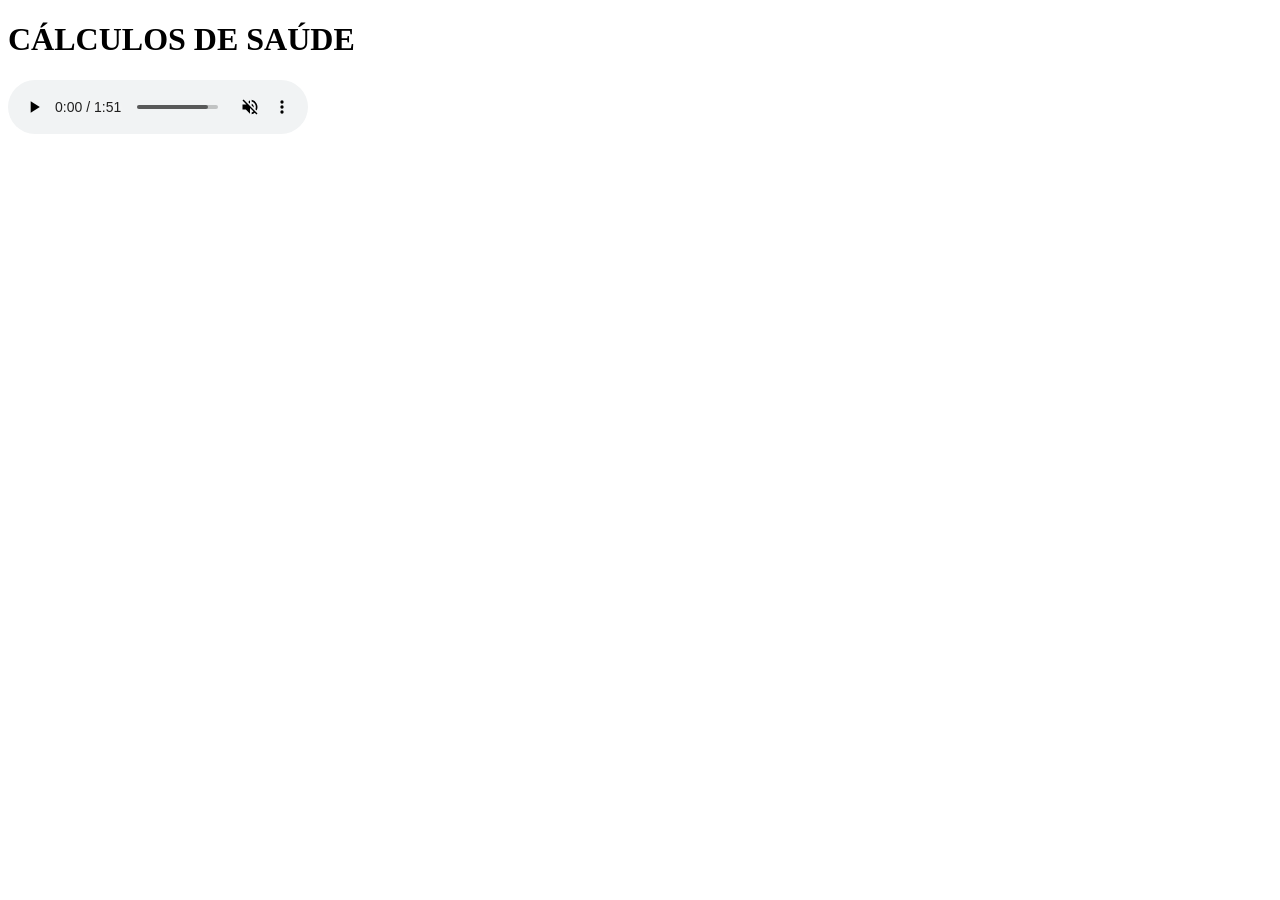
<file: calc_saude.html>
<!DOCTYPE html>
<html lang="pt-br">

<head>
    <meta charset="UTF-8">
    <meta name="application-name" content="Projeto SSSenac">
    <meta name="author" content="DevCazzolli">
    <meta name="description" content="SSSenac, Sistema de Saúde Senac, Saúde do Cidadão, funções básicas de saúde">
    <meta name="language" content="pt-br">
    <meta name="viewport" content="width=device-width, initial-scale=1.0">
    <title>Senac - Cálculos de Saúde</title>
    <link rel="shortcut icon" href="img/imagem 01.jpeg" type="image/x-icon">
</head>

<body>
    <h1>CÁLCULOS DE SAÚDE</h1>

    <div>
        <audio controls autoplay muted preload="auto">
            <source src="assets/audio/health.mp3" type="audio/mp3" />
        </audio>
    </div>
</body>

</html>
</file>
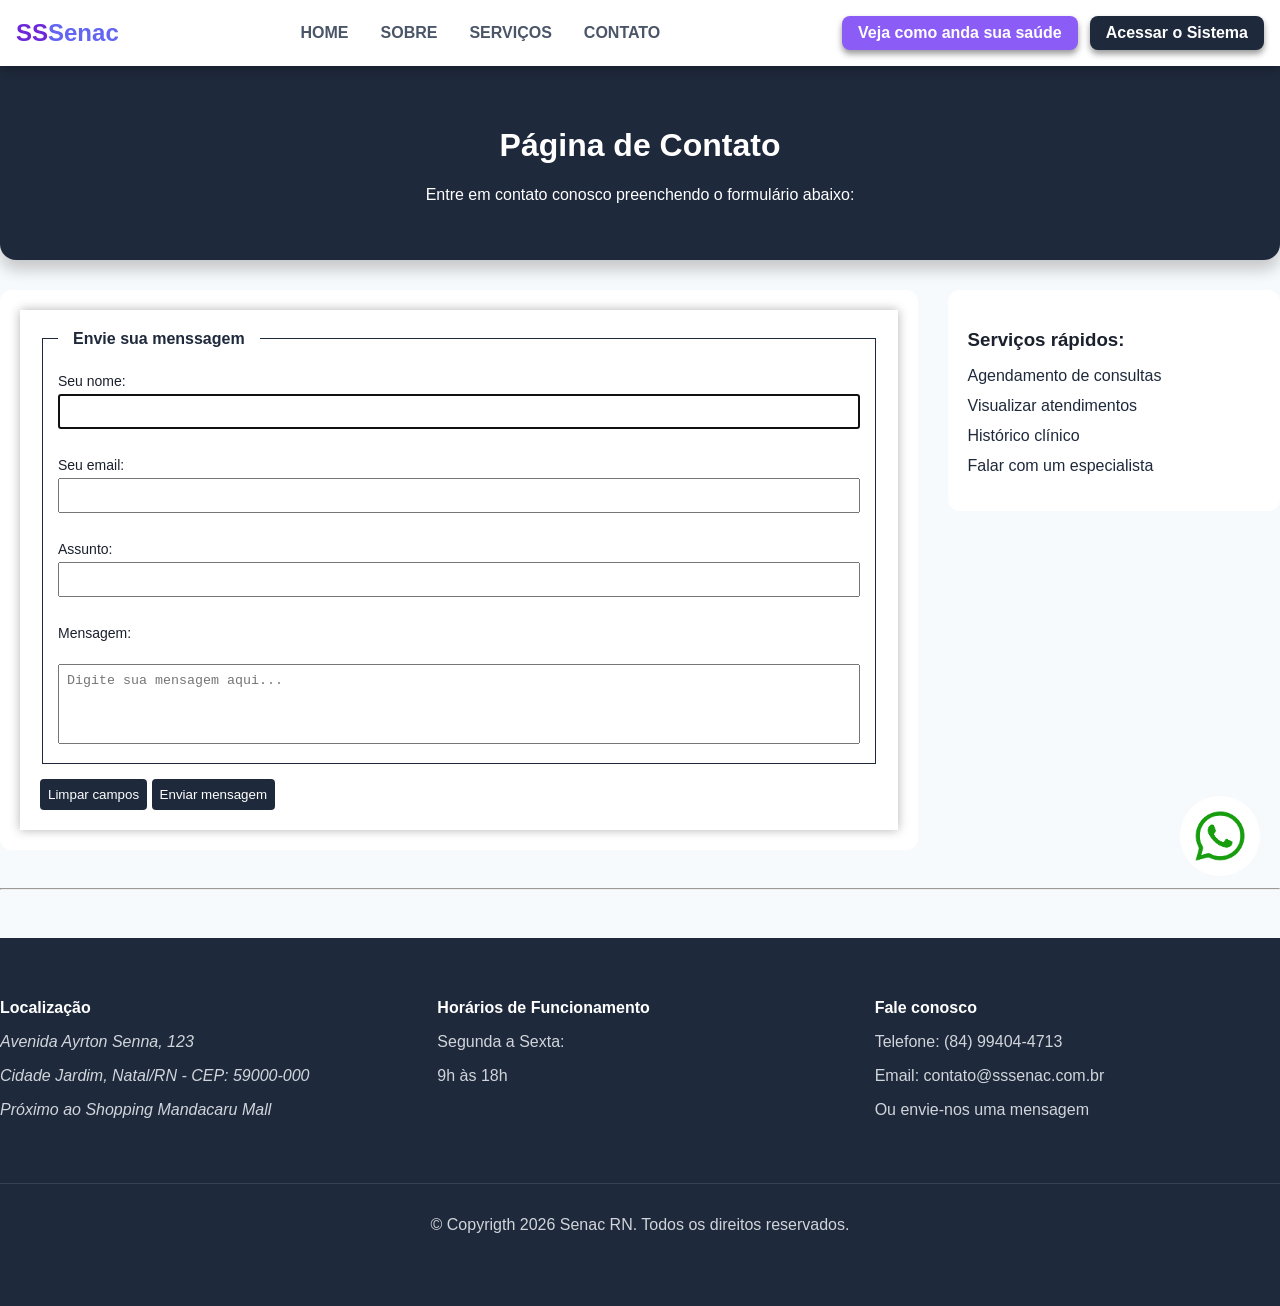
<file: contato.html>
<!DOCTYPE html>
<html lang="pt-br">

<head>
    <meta charset="UTF-8">
    <meta name="application-name" content="Projeto SSSenac">
    <meta name="author" content="DevCazzolli">
    <meta name="description" content="SSSenac, Sistema de Saúde Senac, Saúde do Cidadão, funções básicas de saúde">
    <meta name="language" content="pt-br">
    <meta name="viewport" content="width=device-width, initial-scale=1.0">
    <title>Senac - Contato</title>
    <link rel="shortcut icon" href="img/imagem 01.jpeg" type="image/x-icon">
    <link href="css/contato.css" rel="stylesheet">
</head>

<body>

    <div id="principal"> <!--inicio do corpo do html-->

        <a href="#">
            <img src="img/whats.png" alt="Fale com o comercial via Whatsapp" title="Contato comercial">
        </a>

        <header class="header"> <!-- TAG SEMANTICA-->

            <div class="container"> <!-- TAG DE ALINHAMENTO-->

                <div class="header-content">

                    <!-- LOGOMARCA -->
                    <div class="logo">
                        SS<span>Senac</span>
                    </div>

                    <!-- BARRA DE NAVEGAÇÃO -->
                    <nav class="nav-menu">
                        <a href="index.html">HOME</a>
                        <a href="sobre.html">SOBRE</a>
                        <a href="servicos.html">SERVIÇOS</a>
                        <a href="contato.html">CONTATO</a>
                    </nav>

                    <!-- BOTÃO PARA A ÁREA DE CÁLCULOS DE SAÚDE -->
                    <a href="calc_saude.html" target="_blank" class="btn-saude"> Veja como anda sua saúde</a>

                    <!-- BOTÃO DE ACESSO AO SISTEMA PRINCIPAL -->
                    <a href="#" target="_blank" class="btn-saude btn-login">Acessar o Sistema</a>

                </div>

            </div>

        </header>



        <main>

            <div>
                <h1> Página de Contato</h1>

                <div>
                    <p>
                        Entre em contato conosco preenchendo o formulário abaixo:
                    </p>
                </div>
            </div>

            <section id="formulario" class="area-formulario"> <!--SEMANTICA-->

                <div class="container"> <!--CONTAINER PARA ALINHAMENTO-->

                    <div class="form-content">

                        <div>
                            <form method="get" action="#">
                                <fieldset>
                                    <legend>Envie sua menssagem </legend>

                                    <label for="nome">Seu nome:</label> <input type="text" id="nome" name="nome"
                                        required autofocus /><br><br>
                                    <label for="email">Seu email:</label> <input type="email" id="email" name="email"
                                        required /><br><br>
                                    <label for="assunto">Assunto:</label> <input type="text" id="assunto" name="assunto"
                                        required /><br><br>
                                    <label for="menssagem">Mensagem:</label><br>
                                    <textarea placeholder="Digite sua mensagem aqui..." id="menssagem"
                                        name="menssagem"></textarea>
                                </fieldset>

                                <input type="reset" value="Limpar campos" />
                                <input type="submit" value="Enviar mensagem" />
                            </form>
                        </div>

                        <aside class="sidebar">

                            <h3> Serviços rápidos: </h3>

                            <ul><!--LISTA DE ITENS NÃO ORDENADOS-->
                                <li><a href="#"> Agendamento de consultas </a></li>
                                <li><a href="#"> Visualizar atendimentos </a></li>
                                <li><a href="#"> Histórico clínico </a></li>
                                <li><a href="#"> Falar com um especialista </a></li>
                            </ul>

                        </aside>

                    </div>

                </div>

            </section>

        </main>


        <hr>

        <footer id="contato" class="footer"> <!--SEMANTICA-->

            <div class="container"> <!--CONTAINER PARA ALINHAMENTO-->

                <div class="footer-grid">
                    <!-- ENDEREÇO -->
                    <div>
                        <h4>Localização</h4>
                        <address>
                            <p>Avenida Ayrton Senna, 123</p>
                            <p>Cidade Jardim, Natal/RN - CEP: 59000-000</p>
                            <p>
                                Próximo ao <city>Shopping Mandacaru Mall</city>
                            </p>
                        </address>
                    </div>
                    <!-- HORÁRIO DE FUNCIONAMENTO -->
                    <div>
                        <h4>Horários de Funcionamento</h4>
                        <p>Segunda a Sexta:</p>
                        <p>9h às 18h</p>
                    </div>
                    <!-- CONTATO -->
                    <div>
                        <h4>Fale conosco</h4>
                        <p>Telefone: (84) 99404-4713</p>
                        <p>Email: contato@sssenac.com.br</p>
                        <p>Ou <a href="contato.html">envie-nos uma mensagem</a></p>
                    </div>

                </div>
                <!--COPYRIGHT-->
                <div class="footer-copyright">
                    <p>
                        &copy; Copyrigth 2026 Senac RN. Todos os direitos reservados.
                    </p>
                </div>

            </div>

        </footer>
    </div>
</body>

</html>
</file>
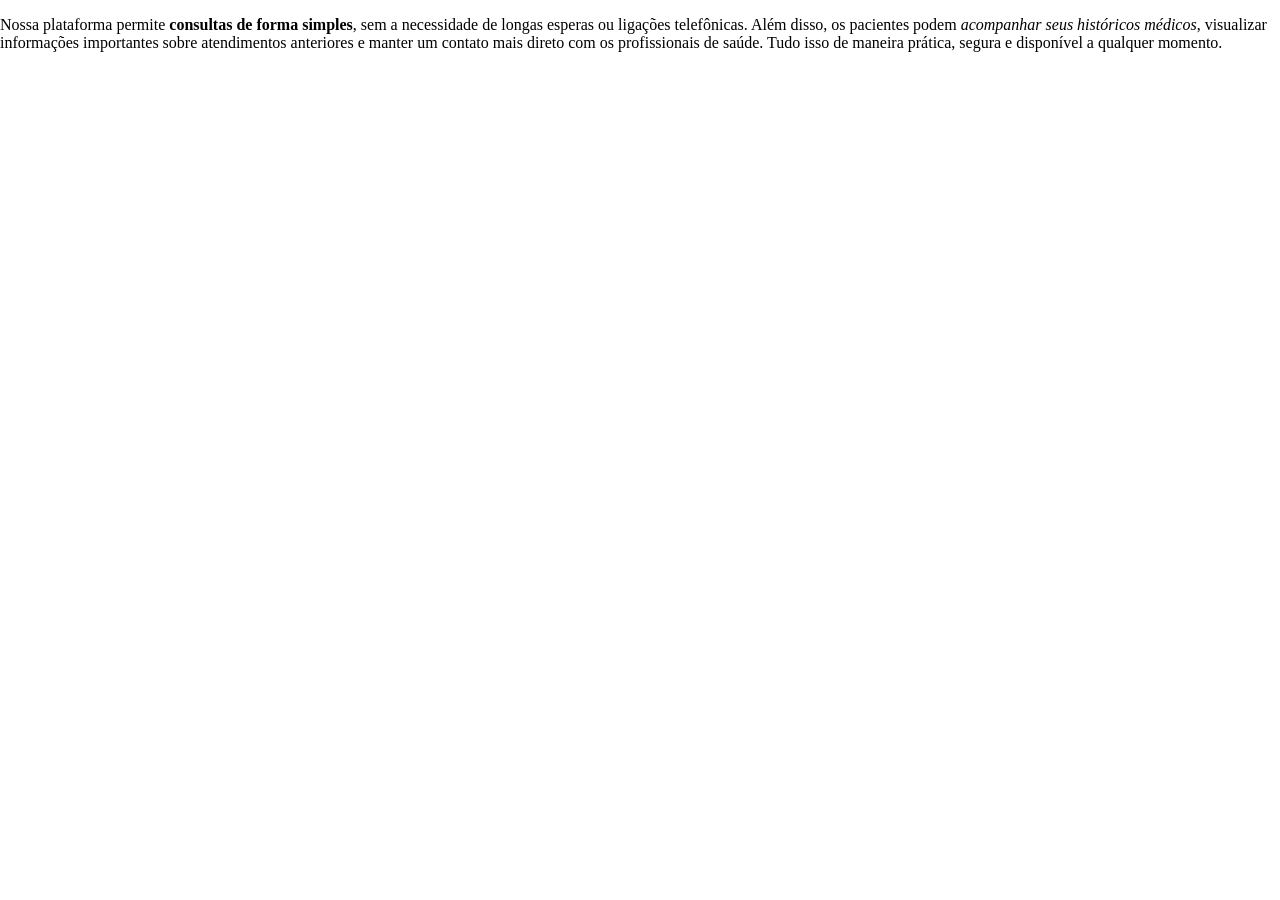
<file: exemplo.html>
<!DOCTYPE html>
<html lang="pt-br">

<head>
    <meta charset="UTF-8">
    <meta name="viewport" content="width=device-width, initial-scale=1.0">
    <title>Document</title>

    <link href="css/estilo.css" rel="stylesheet">
</head>

<body>

    <div>
        <p>
            Nossa plataforma permite <strong> consultas de forma simples</strong>, sem a necessidade de longas
            esperas ou
            ligações
            telefônicas. Além disso, os pacientes podem <em>acompanhar seus históricos médicos</em>, visualizar
            informações
            importantes sobre atendimentos anteriores e manter um contato mais direto com os profissionais de
            saúde.
            Tudo
            isso de maneira prática, segura e disponível a qualquer momento.
        </p>

    </div>

    

</body>

</html>
</file>
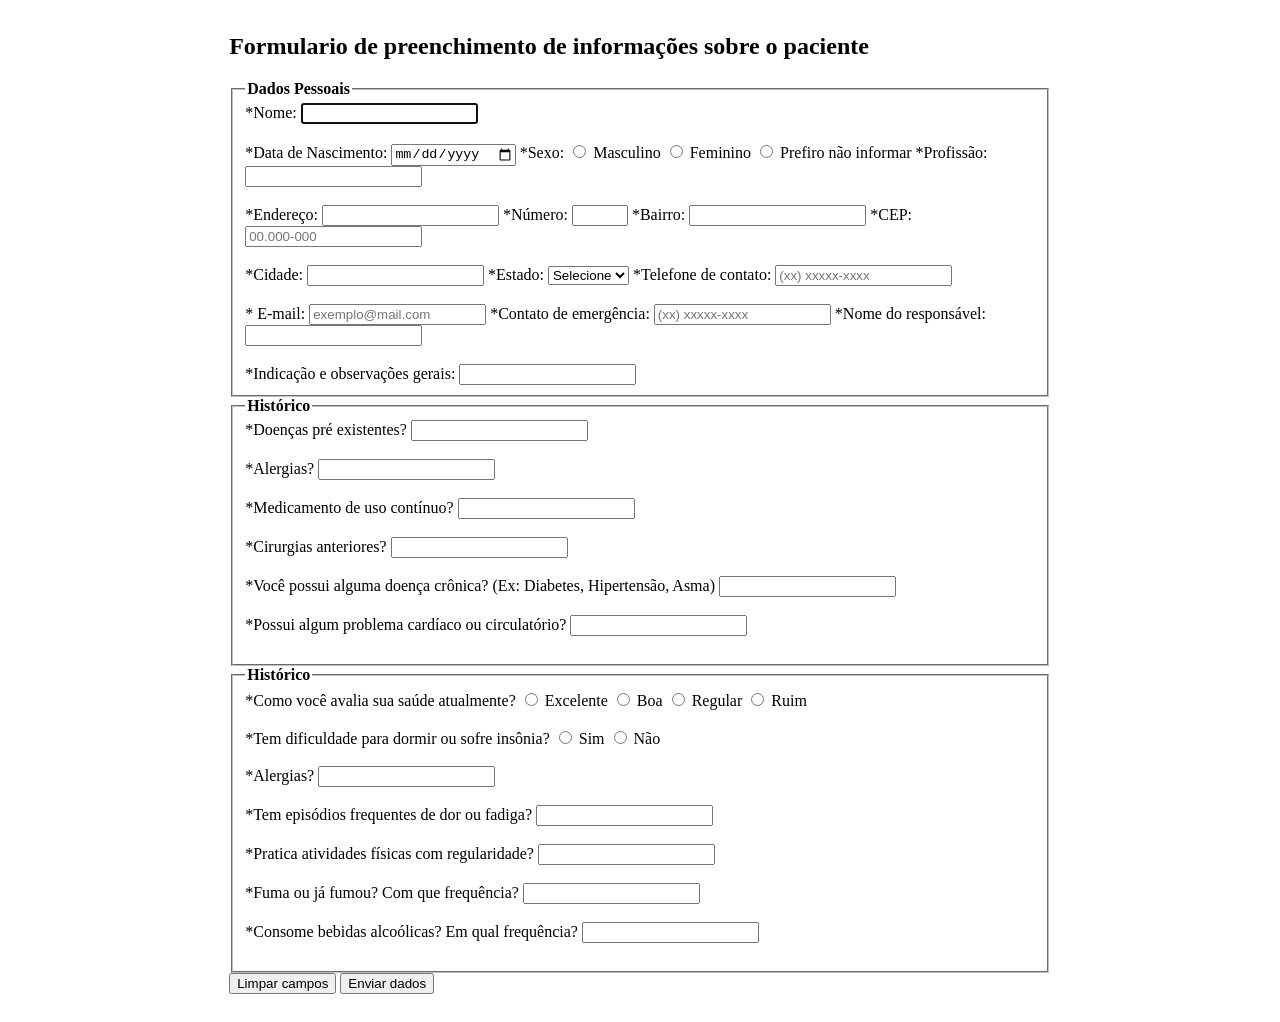
<file: exercicio.html>
<html lang="pt-br">

<head>
    <meta charset="UTF-8">
    <meta name="application-name" content="Projeto SSSenac">
    <meta name="author" content="DevCazzolli">
    <meta name="description" content="SSSenac, Sistema de Saúde Senac, Saúde do Cidadão, funções básicas de saúde">
    <meta name="language" content="pt-br">
    <meta name="viewport" content="width=device-width, initial-scale=1.0">
    <title>Senac - Index</title>
    <link rel="shortcut icon" href="img/imagem 01.jpeg" type="image/x-icon">
</head>

<body>

    <main>

        <section style="margin: 0 auto; padding: 5px; width: 65%;">

            <h1> Formulario de preenchimento de informações sobre o paciente </h1>

            <form action="#" method="get">
                <fieldset>
                    <legend><strong> Dados Pessoais </strong></legend>

                    <label for="nome"> *Nome: </label>
                    <input type="text" id="nome" name="none" autofocus minlength="3" max="100" /><br>
                    <br>

                    <label for="data"> *Data de Nascimento: </label>
                    <input type="date" id="data" name="data" />

                    <label for="genero"> *Sexo: </label>
                    <input type="radio" id="genero" name="genero" value="M" /> Masculino
                    <input type="radio" id="genero" name="genero" value="F" /> Feminino
                    <input type="radio" id="genero" name="genero" value="U" /> Prefiro não informar

                    <label for="profissao"> *Profissão: </label>
                    <input type="text" id="profissao" name="profissao" minlength="3" max="50" /><br>
                    <br>

                    <label for="endereco"> *Endereço: </label>
                    <input type="text" id="endereco" name="endereco" minlength="3" max="50" />

                    <label for="numero"> *Número: </label>
                    <input type="number" id="numero" name="numero" min="0" max="100" />

                    <label for="bairro"> *Bairro: </label>
                    <input type="text" id="bairro" name="bairro" />

                    <label for="cep"> *CEP: </label>
                    <input type="tel" id="cep" name="cep" maxlength="8" pattern="[0-9]{5}/ [0-9]{3}"
                        placeholder="00.000-000" /><br><br>

                    <label for="cidade"> *Cidade: </label>
                    <input type="text" id="cidade" name="cidade" />

                    <label for="estado"> *Estado: </label>
                    <select id="estado" name="estado">
                        <option value="0"> Selecione </option>
                        <option value="1"> AC </option>
                        <option value="2"> AL </option>
                        <option value="3"> AP </option>
                        <option value="4"> AM </option>
                        <option value="5"> BA </option>
                        <option value="6"> CE </option>
                        <option value="7"> DF </option>
                        <option value="8"> ES </option>
                        <option value="9"> GO </option>
                        <option value="10"> MA </option>
                        <option value="11"> MT </option>
                        <option value="12"> MS </option>
                        <option value="13"> MG </option>
                        <option value="14"> PA </option>
                        <option value="15"> PB </option>    
                        <option value="16"> PR </option>
                        <option value="17"> PE </option>
                        <option value="18"> PI </option>
                        <option value="19"> RJ </option>
                        <option value="20"> RN </option>
                        <option value="21"> RS </option>
                        <option value="22"> RO </option>
                        <option value="23"> RR </option>    
                        <option value="24"> SC </option>
                        <option value="25"> SP </option>
                        <option value="26"> SE </option>
                        <option value="27"> TO </option>
                    </select>

                    <label for="contato"> *Telefone de contato: </label>
                    <input type="tel" id="contato" name="contato" maxlength="11" pattern="[0-9]{2} [0-9]{5}-[0-9]{4}"
                        placeholder="(xx) xxxxx-xxxx" /> <br><br>

                    <label for="email"> * E-mail: </label>
                    <input type="email" id="email" name="email" required placeholder="exemplo@mail.com" />

                    <label for="contato_emergencia"> *Contato de emergência: </label>
                    <input type="tel" id="contato_emergencia" name="contato_emergencia" maxlength="11"
                        pattern="[0-9]{2} [0-9]{5}-[0-9]{4}" placeholder="(xx) xxxxx-xxxx" />

                    <label for="responsavel"> *Nome do responsável: </label>
                    <input type="text" id="responsavel" name="responsavel" /><br><br>

                    <label for="observacoes"> *Indicação e observações gerais: </label>
                    <input type="text" id="observacoes" name="observacoes" />
                </fieldset>

                <fieldset>
                    <legend><strong> Histórico </strong></legend>

                    <label for="doencas"> *Doenças pré existentes? </label>
                    <input type="text" id="doencas" name="doencas" /><br><br>

                    <label for="alergias"> *Alergias? </label>
                    <input type="text" id="alergias" name="alergias" /><br><br>

                    <label for="medicamentos"> *Medicamento de uso contínuo? </label>
                    <input type="text" id="medicamentos" name="medicamentos" /><br><br>

                    <label for="cirurgias"> *Cirurgias anteriores? </label>
                    <input type="text" id="cirurgias" name="cirurgias" /><br><br>

                    <label for="doencas_cronicas"> *Você possui alguma doença crônica? (Ex: Diabetes, Hipertensão, Asma)
                    </label>
                    <input type="text" id="doencas_cronicas" name="doencas_cronicas" /><br><br>

                    <label for="problemas_cardiacos"> *Possui algum problema cardíaco ou circulatório? </label>
                    <input type="text" id="problemas_cardiacos" name="problemas_cardiacos" /><br><br>
                </fieldset>

                <fieldset>
                    <legend><strong> Histórico </strong></legend>

                    *Como você avalia sua saúde atualmente?
                    <input type="radio" id="saude_atual" name="saude_atual" value="Ex" /> Excelente
                    <input type="radio" id="saude_atual" name="saude_atual" value="Bo" /> Boa
                    <input type="radio" id="saude_atual" name="saude_atual" value="Re" /> Regular
                    <input type="radio" id="saude_atual" name="saude_atual" value="Ru" /> Ruim <br><br>

                    *Tem dificuldade para dormir ou sofre insônia?
                    <input type="radio" id="insomnia" name="insomnia" value="Sim" /> Sim
                    <input type="radio" id="insomnia" name="insomnia" value="Nao" /> Não
                    <br><br>

                    <label for="alergias"> *Alergias? </label>
                    <input type="text" id="alergias" name="alergias" /><br><br>

                    <label for="episodios_dor"> *Tem episódios frequentes de dor ou fadiga? </label>
                    <input type="text" id="episodios_dor" name="episodios_dor" /><br><br>

                    <label for="atividades_fisicas"> *Pratica atividades físicas com regularidade? </label>
                    <input type="text" id="atividades_fisicas" name="atividades_fisicas" /><br><br>

                    <label for="fumo"> *Fuma ou já fumou? Com que frequência? </label>
                    <input type="text" id="fumo" name="fumo" /><br><br>

                    <label for="bebidas"> *Consome bebidas alcoólicas? Em qual frequência? </label>
                    <input type="text" id="bebidas" name="bebidas" /><br><br>

                </fieldset>

                <input type="reset" value="Limpar campos" />
                <input type="submit" value="Enviar dados" />

            </form>


        </section>


    </main>


</body>
</file>
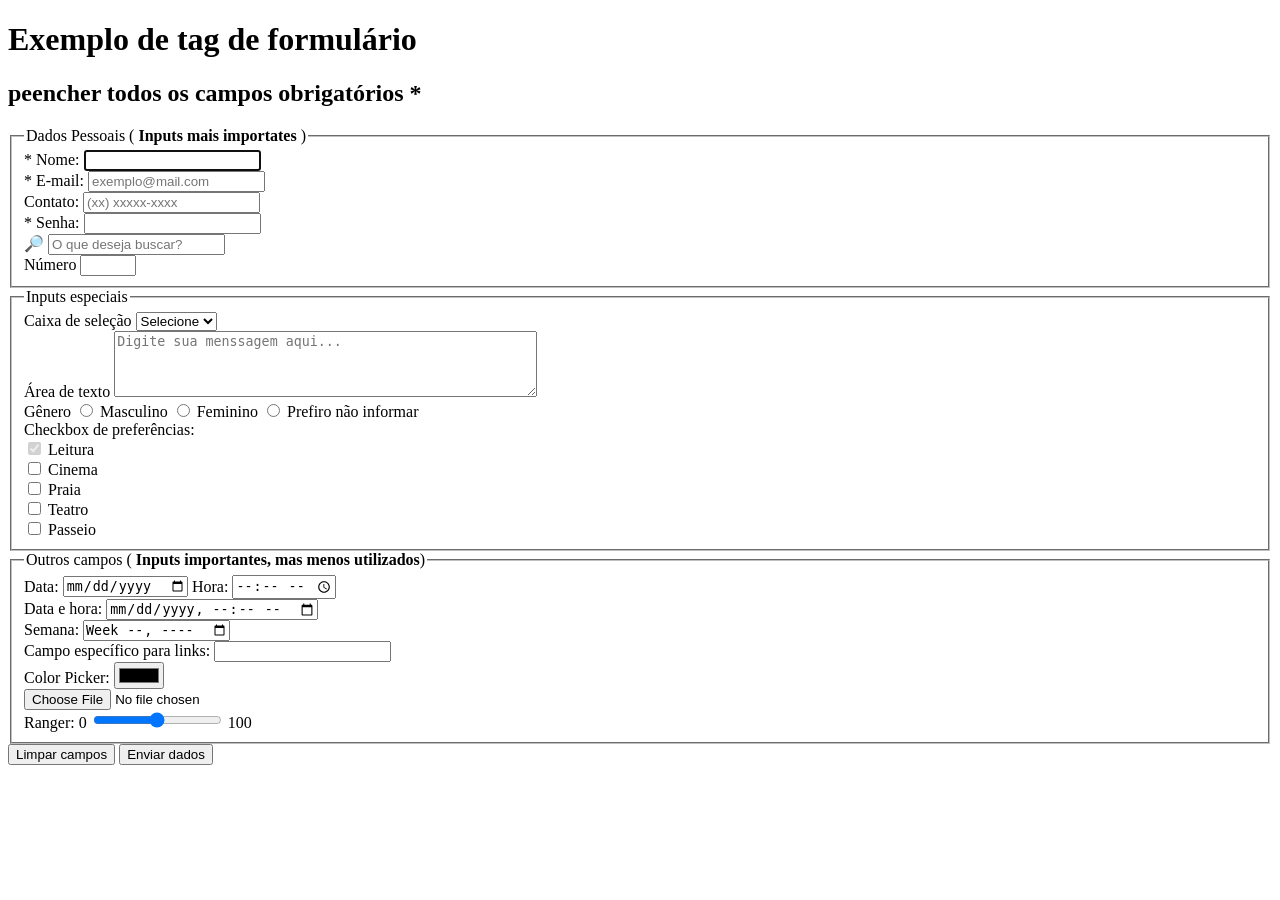
<file: formulario.html>
<!DOCTYPE html>
<html lang="pt-br">

<head>
    <meta charset="UTF-8">
    <meta name="viewport" content="width=device-width, initial-scale=1.0">
    <title>Formulario</title>
</head>

<body>

    <div>
        <h1> Exemplo de tag de formulário </h1>
        <h2> peencher todos os campos obrigatórios * </h2>

        <form action="" method="get">
            <fieldset>

                <legend> Dados Pessoais (<strong> Inputs mais importates </strong>)</legend>

                <label for="nome"> * Nome: </label>
                <input type="text" id="nome" name="none" autofocus minlength="3" /> <br>

                <label for="email"> * E-mail: </label>
                <input type="email" id="email" name="email" required placeholder="exemplo@mail.com" />
                <br>

                <label for="contato"> Contato: </label>
                <input type="tel" id="contato" name="contato" maxlength="11" [0-9] {2} [0-9] {5} [0-9] {4}
                    placeholder="(xx) xxxxx-xxxx" /> <br>

                <label for="senha"> * Senha: </label>
                <input type="password" id="senha" name="senha" required minlength="4" maxlength="12" /> <br>

                <label for="busca"> 🔎 </label>
                <input type="search" id="busca" name="busca" placeholder="O que deseja buscar?" /> <br>

                <label for="busca"> Número </label>
                <input type="number" id="numero" name="numero" min="0" max="100" /> <br>

            </fieldset>

            <fieldset>
                <legend> Inputs especiais </legend>

                <label for="selecao"> Caixa de seleção </label>
                <select id="selecao" name="selecao">
                    <option value="0"> Selecione </option>
                    <option value="1"> RN </option>
                    <option value="2"> PB </option>
                    <option value="3"> PR </option>
                    <option value="4"> CE </option>
                    <option value="5"> AL </option>
                </select> <br>

                <label for="area"> Área de texto </label>
                <textarea id="area" name="area" placeholder="Digite sua menssagem aqui..." cols="50" rows="4"></textarea> <br>

                <label for="genero"> Gênero </label>
                <input type="radio" id="genero" name="genero" value="M"/> Masculino <input type="radio" id="genero" name="genero" value="F" /> Feminino <input type="radio" id="genero" name="genero" value="U" /> Prefiro não informar <br>

                <label for="check"> Checkbox de preferências: </label><br>
                <input type="checkbox" id="check" name="check" value="0" checked disabled/> Leitura <br>
                <input type="checkbox" id="check" name="check" value="1"/> Cinema <br>
                <input type="checkbox" id="check" name="check" value="2"/> Praia <br>
                <input type="checkbox" id="check" name="check" value="3"/> Teatro <br>
                <input type="checkbox" id="check" name="check" value="4"/> Passeio <br>
                

            </fieldset>

            <fieldset>
                <legend> Outros campos (<strong> Inputs importantes, mas menos utilizados</strong>) </legend>

                <label for="data"> Data: </label>
                <input type="date" id="data" name="data" />

                <label for="hora"> Hora: </label>
                <input type="time" id="hora" name="hora" /> <br>

                <label for="datahora"> Data e hora: </label>
                <input type="datetime-local" id="datahora" name="datahora" /> <br>

                <label for="semana"> Semana: </label>
                <input type="week" id="semana" name="semana" /> <br>

                <label for="linksite"> Campo específico para links: </label>
                <input type="url" id="linksite" name="linksite" /><br>

                <label for="cor"> Color Picker: </label>
                <input type="color" id="cor" name="cor" /> <br>

                <input type="file" id="arquivo" name="arquivo" accept=".doc, .pdf, .png, .rar, .zip" /> <br>

                <label for="ranger"> Ranger: </label>
                0 <input type="range" id="ranger" name="ranger" min="0" max="100" value="50"/> 100 <br>


            </fieldset>

            <input type="reset" value="Limpar campos"/>
            <input type="submit" value="Enviar dados"/>

        </form>

    </div>

</body>

</html>
</file>
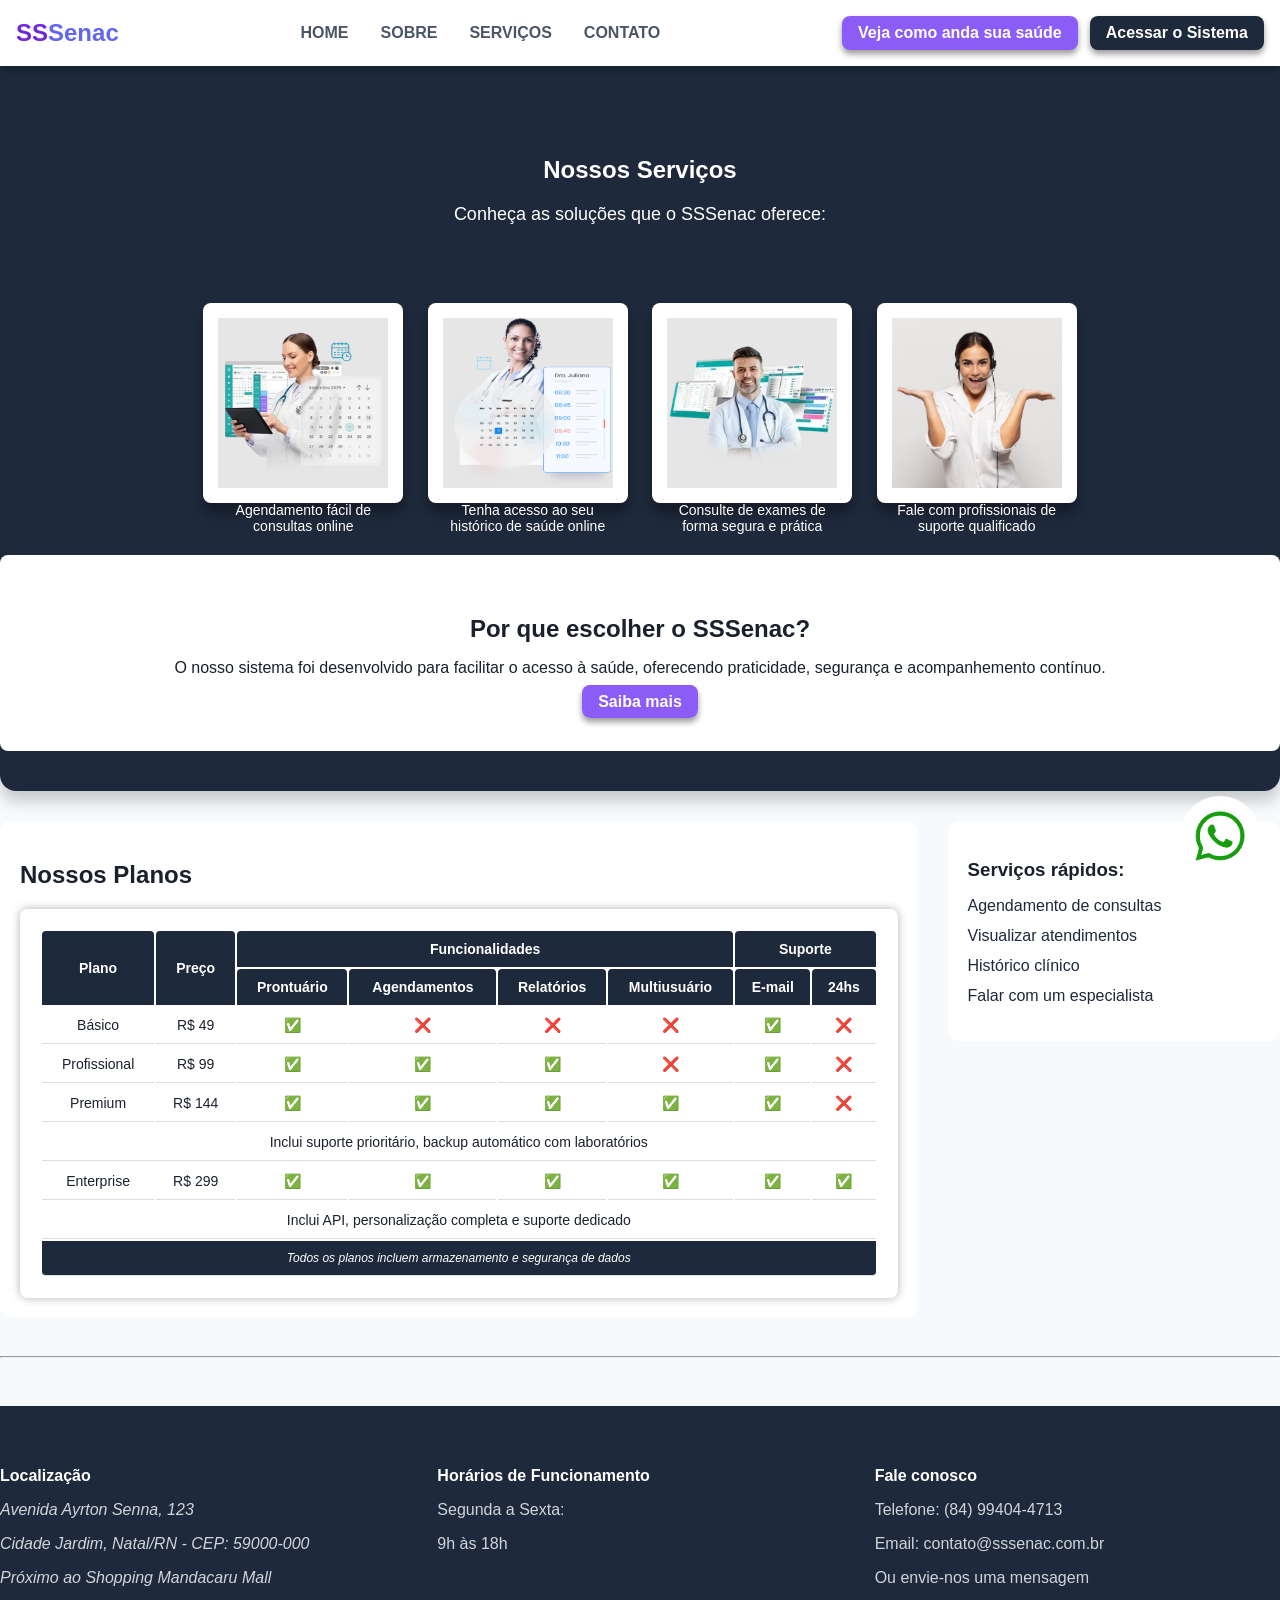
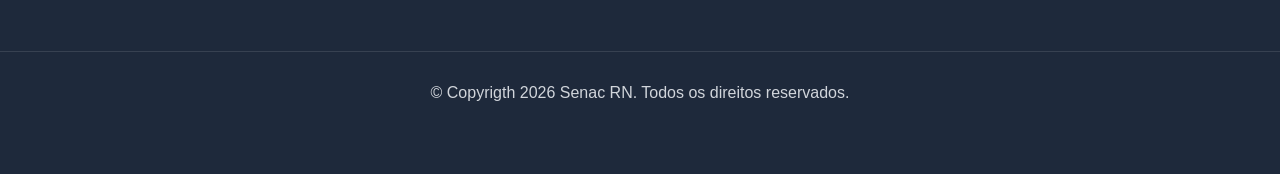
<file: servicos.html>
<!DOCTYPE html>
<html lang="pt-br">

<head>
    <meta charset="UTF-8">
    <meta name="application-name" content="Projeto SSSenac">
    <meta name="author" content="DevCazzolli">
    <meta name="description" content="SSSenac, Sistema de Saúde Senac, Saúde do Cidadão, funções básicas de saúde">
    <meta name="language" content="pt-br">
    <meta name="viewport" content="width=device-width, initial-scale=1.0">
    <title>Senac - Serviços</title>
    <link rel="shortcut icon" href="img/imagem 01.jpeg" type="image/x-icon">
    <link href="css/servicos.css" rel="stylesheet">
</head>

<body>

    <div id="principal"> <!--inicio do corpo do html-->

        <a href="#">
            <img src="img/whats.png" alt="Fale com o comercial via Whatsapp" title="Contato comercial">
        </a>

        <header class="header"> <!-- TAG SEMANTICA-->

            <div class="container"> <!-- TAG DE ALINHAMENTO-->

                <div class="header-content">

                    <!-- LOGOMARCA -->
                    <div class="logo">
                        SS<span>Senac</span>
                    </div>

                    <!-- BARRA DE NAVEGAÇÃO -->
                    <nav class="nav-menu">
                        <a href="index.html">HOME</a>
                        <a href="sobre.html">SOBRE</a>
                        <a href="servicos.html">SERVIÇOS</a>
                        <a href="contato.html">CONTATO</a>
                    </nav>

                    <!-- BOTÃO PARA A ÁREA DE CÁLCULOS DE SAÚDE -->
                    <a href="calc_saude.html" target="_blank" class="btn-saude"> Veja como anda sua saúde</a>

                    <!-- BOTÃO DE ACESSO AO SISTEMA PRINCIPAL -->
                    <a href="#" target="_blank" class="btn-saude btn-login">Acessar o Sistema</a>

                </div>

            </div>

        </header>
        <main>
            <section id="servicos" class="area-servicos"> <!--SEMANTICA-->

                <div class="container"> <!--CONTAINER PARA ALINHAMENTO-->

                    <div class="serv-content"> <!--INICIO DO CONTEUDO-->

                        <div class="titulo-servicos">

                            <h1> Nossos Serviços </h1>

                            <p>
                                Conheça as soluções que o SSSenac oferece:
                            </p>

                        </div>


                        <div class="servicos">

                            <figure>
                                <img src="img/serv1.png" title="Agendamento" alt="Agendamento de consultas">
                                <figcaption>
                                    Agendamento fácil de consultas online
                                </figcaption>
                            </figure>

                            <figure>
                                <img src="img/serv2.png" title="Acompanhamento Clínico" alt="Acompanhamento Clínico">
                                <figcaption>
                                    Tenha acesso ao seu histórico de saúde online
                                </figcaption>
                            </figure>

                            <figure>
                                <img src="img/serv3.png" title="Exames" alt="Consulta de exames">
                                <figcaption>
                                    Consulte de exames de forma segura e prática
                                </figcaption>
                            </figure>

                            <figure>
                                <img src="img/serv4.png" title="Atendimento" alt="Atendimento Especializado">
                                <figcaption>
                                    Fale com profissionais de suporte qualificado
                                </figcaption>
                            </figure>

                        </div>


                        <div class="destaque-servicos">
                            <h2> Por que escolher o SSSenac?</h2>
                            <p>
                                O nosso sistema foi desenvolvido para facilitar o acesso à saúde, oferecendo
                                praticidade, segurança e acompanhemento contínuo.
                            </p>

                            <a href="#" class="btn-saude">Saiba mais</a>

                        </div>


                    </div>

                </div>

            </section>


            <section id="planos" class="area-planos"> <!--SEMANTICA-->

                <div class="container">

                    <div class="planos-content">

                        <div>

                            <h2>Nossos Planos</h2>

                            <table>

                                <thead> <!-- CABEÇALHO DA TABELA -->

                                    <tr> <!-- TABE ROW-->
                                        <th rowspan="2">Plano</th>
                                        <th rowspan="2">Preço</th>
                                        <th colspan="4">Funcionalidades</th>
                                        <th colspan="2">Suporte</th>
                                    </tr>

                                    <tr>
                                        <th>Prontuário</th>
                                        <th>Agendamentos</th>
                                        <th>Relatórios</th>
                                        <th>Multiusuário</th>
                                        <th>E-mail</th>
                                        <th>24hs</th>
                                    </tr>


                                </thead>

                                <tbody> <!-- CORPO COM OS DADOS DA TABELA -->

                                    <tr>
                                        <td>Básico</td>
                                        <td>R$ 49</td>
                                        <td>✅</td>
                                        <td>❌</td>
                                        <td>❌</td>
                                        <td>❌</td>
                                        <td>✅</td>
                                        <td>❌</td>
                                    </tr>

                                    <tr>
                                        <td>Profissional</td>
                                        <td>R$ 99</td>
                                        <td>✅</td>
                                        <td>✅</td>
                                        <td>✅</td>
                                        <td>❌</td>
                                        <td>✅</td>
                                        <td>❌</td>
                                    </tr>

                                    <tr>
                                        <td>Premium</td>
                                        <td>R$ 144</td>
                                        <td>✅</td>
                                        <td>✅</td>
                                        <td>✅</td>
                                        <td>✅</td>
                                        <td>✅</td>
                                        <td>❌</td>
                                    </tr>

                                    <tr>
                                        <td colspan="8">Inclui suporte prioritário, backup automático com laboratórios
                                        </td>
                                    </tr>

                                    <tr>
                                        <td>Enterprise</td>
                                        <td>R$ 299</td>
                                        <td>✅</td>
                                        <td>✅</td>
                                        <td>✅</td>
                                        <td>✅</td>
                                        <td>✅</td>
                                        <td>✅</td>
                                    </tr>

                                    <tr>
                                        <td colspan="8">Inclui API, personalização completa e suporte dedicado</td>
                                    </tr>


                                </tbody>

                                <tfoot>
                                    <tr>
                                        <td colspan="8"> <em>Todos os planos incluem armazenamento e segurança de
                                                dados</em>
                                        </td>
                                    </tr>
                                </tfoot>

                            </table>

                        </div>

                        <aside class="sidebar">

                            <h3> Serviços rápidos: </h3>

                            <ul><!--LISTA DE ITENS NÃO ORDENADOS-->
                                <li><a href="#"> Agendamento de consultas </a></li>
                                <li><a href="#"> Visualizar atendimentos </a></li>
                                <li><a href="#"> Histórico clínico </a></li>
                                <li><a href="#"> Falar com um especialista </a></li>
                            </ul>

                        </aside>

                    </div>

                </div>

            </section>

        </main>

        <hr>

        <footer id="contato" class="footer"> <!--SEMANTICA-->

            <div class="container"> <!--CONTAINER PARA ALINHAMENTO-->

                <div class="footer-grid">
                    <!-- ENDEREÇO -->
                    <div>
                        <h4>Localização</h4>
                        <address>
                            <p>Avenida Ayrton Senna, 123</p>
                            <p>Cidade Jardim, Natal/RN - CEP: 59000-000</p>
                            <p>
                                Próximo ao <city>Shopping Mandacaru Mall</city>
                            </p>
                        </address>
                    </div>
                    <!-- HORÁRIO DE FUNCIONAMENTO -->
                    <div>
                        <h4>Horários de Funcionamento</h4>
                        <p>Segunda a Sexta:</p>
                        <p>9h às 18h</p>
                    </div>
                    <!-- CONTATO -->
                    <div>
                        <h4>Fale conosco</h4>
                        <p>Telefone: (84) 99404-4713</p>
                        <p>Email: contato@sssenac.com.br</p>
                        <p>Ou <a href="contato.html">envie-nos uma mensagem</a></p>
                    </div>

                </div>
                <!--COPYRIGHT-->
                <div class="footer-copyright">
                    <p>
                        &copy; Copyrigth 2026 Senac RN. Todos os direitos reservados.
                    </p>
                </div>

            </div>

        </footer>
    </div>
</body>

</html>
</file>
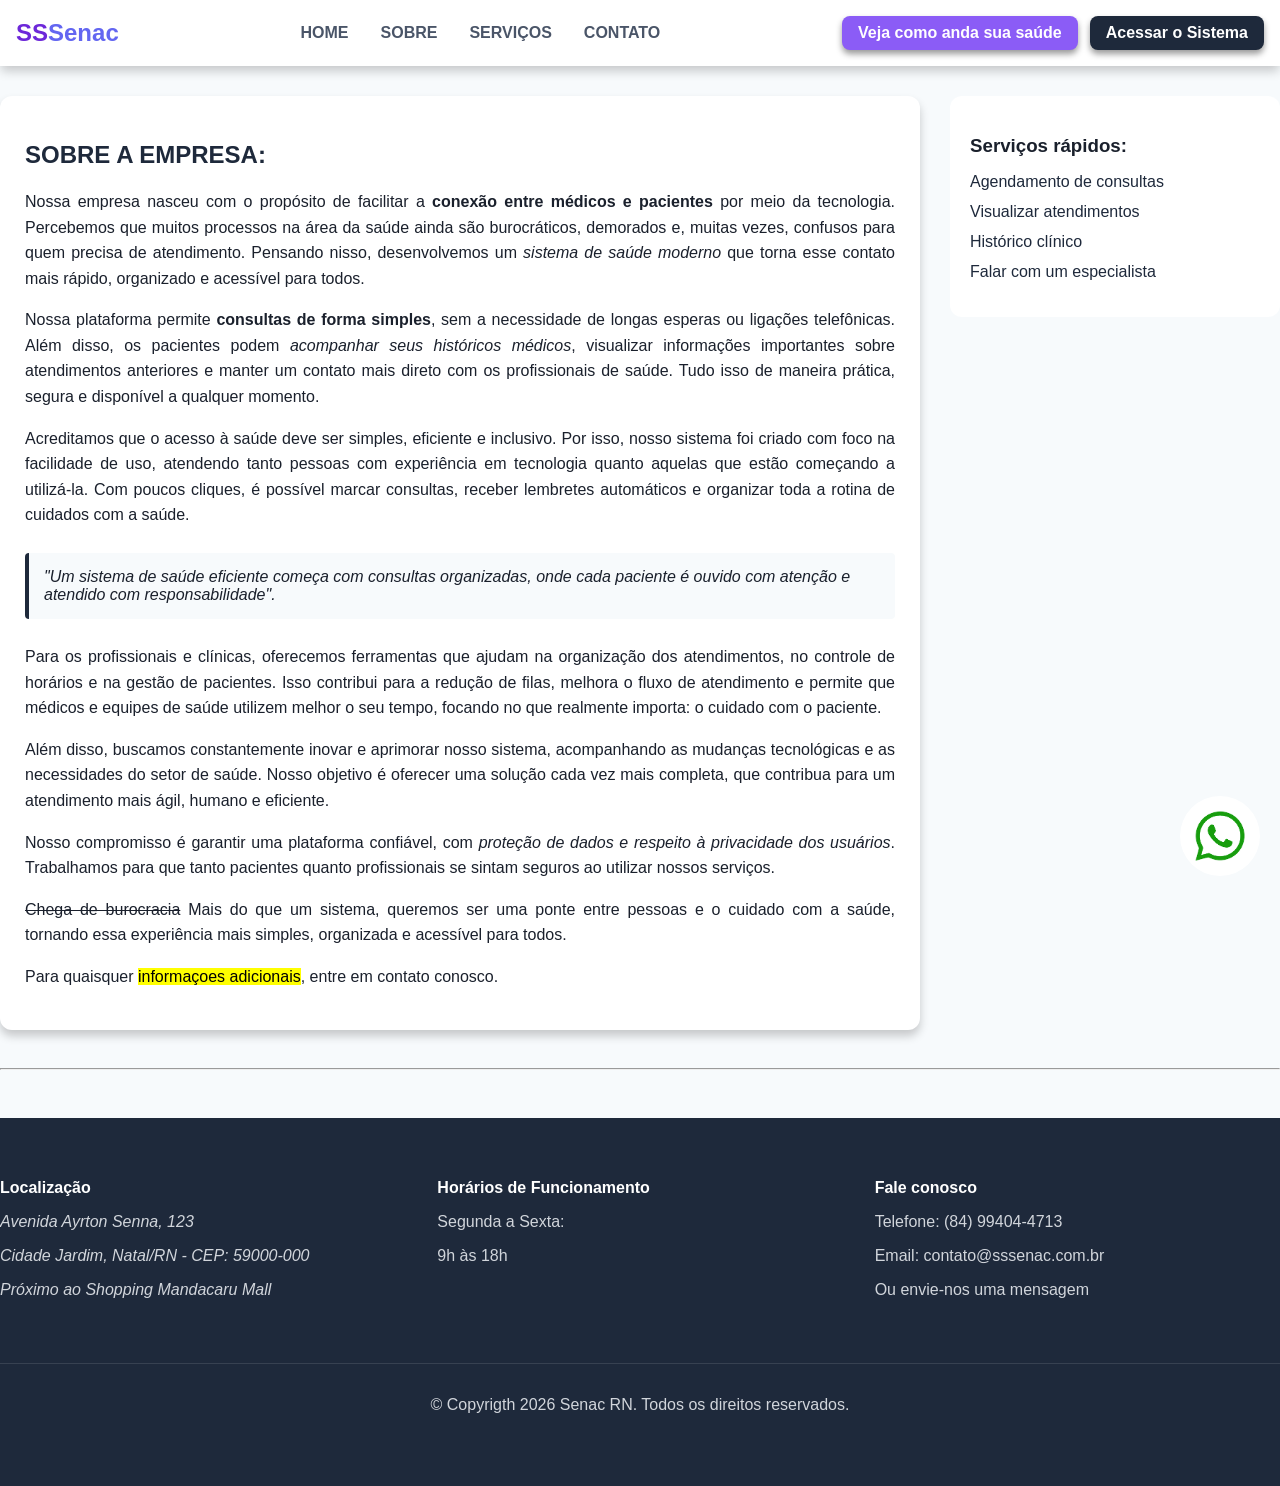
<file: sobre.html>
<!DOCTYPE html>
<html lang="pt-br">


<head>
    <meta charset="UTF-8">
    <meta name="application-name" content="Projeto SSSenac">
    <meta name="author" content="DevCazzolli">
    <meta name="description" content="SSSenac, Sistema de Saúde Senac, Saúde do Cidadão, funções básicas de saúde">
    <meta name="language" content="pt-br">
    <meta name="viewport" content="width=device-width, initial-scale=1.0">
    <title>Senac - Sobre</title>
    <link rel="shortcut icon" href="img/imagem 01.jpeg" type="image/x-icon">
    <link href="css/sobre.css" rel="stylesheet">
</head>


<body>
    <div id="principal"> <!--inicio do corpo do html-->

        <a href="#">
            <img src="img/whats.png" alt="Fale com o comercial via Whatsapp" title="Contato comercial">
        </a>

        <header class="header"> <!-- TAG SEMANTICA-->

            <div class="container"> <!-- TAG DE ALINHAMENTO-->

                <div class="header-content">

                    <!-- LOGOMARCA -->
                    <div class="logo">
                        SS<span>Senac</span>
                    </div>

                    <!-- BARRA DE NAVEGAÇÃO -->
                    <nav class="nav-menu">
                        <a href="index.html">HOME</a>
                        <a href="sobre.html">SOBRE</a>
                        <a href="servicos.html">SERVIÇOS</a>
                        <a href="contato.html">CONTATO</a>
                    </nav>

                    <!-- BOTÃO PARA A ÁREA DE CÁLCULOS DE SAÚDE -->
                    <a href="calc_saude.html" target="_blank" class="btn-saude"> Veja como anda sua saúde</a>

                    <!-- BOTÃO DE ACESSO AO SISTEMA PRINCIPAL -->
                    <a href="#" target="_blank" class="btn-saude btn-login">Acessar o Sistema</a>

                </div>

            </div>

        </header>
        <main>
            <section id="sobre" class="area-sobre"> <!--SEMANTICA-->

                <div class="container">

                    <div class="sobre-content">

                        <div>

                            <h1>SOBRE A EMPRESA:</h1>

                            <p>
                                Nossa empresa nasceu com o propósito de facilitar a <strong>conexão entre médicos e
                                    pacientes</strong>
                                por meio da
                                tecnologia.
                                Percebemos que muitos processos na área da saúde ainda são burocráticos, demorados e,
                                muitas
                                vezes,
                                confusos
                                para quem precisa de atendimento. Pensando nisso, desenvolvemos um <em>sistema de saúde
                                    moderno</em>
                                que
                                torna
                                esse
                                contato mais rápido, organizado e acessível para todos.
                            </p>
                            <p>
                                Nossa plataforma permite <strong> consultas de forma simples</strong>, sem a necessidade
                                de
                                longas
                                esperas ou
                                ligações
                                telefônicas. Além disso, os pacientes podem <em>acompanhar seus históricos médicos</em>,
                                visualizar
                                informações
                                importantes sobre atendimentos anteriores e manter um contato mais direto com os
                                profissionais
                                de
                                saúde.
                                Tudo
                                isso de maneira prática, segura e disponível a qualquer momento.
                            </p>
                            <p>
                                Acreditamos que o acesso à saúde deve ser simples, eficiente e inclusivo. Por isso,
                                nosso
                                sistema
                                foi
                                criado
                                com
                                foco na facilidade de uso, atendendo tanto pessoas com experiência em tecnologia quanto
                                aquelas
                                que
                                estão
                                começando a utilizá-la. Com poucos cliques, é possível marcar consultas, receber
                                lembretes
                                automáticos e
                                organizar toda a rotina de cuidados com a saúde.
                            </p>

                            <div>
                                <blockquote>
                                    "Um sistema de saúde eficiente começa com consultas organizadas, onde cada paciente
                                    é
                                    ouvido
                                    com
                                    atenção e atendido com responsabilidade".
                                </blockquote>
                            </div>

                            <p>
                                Para os profissionais e clínicas, oferecemos ferramentas que ajudam na organização dos
                                atendimentos,
                                no
                                controle
                                de horários e na gestão de pacientes. Isso contribui para a redução de filas, melhora o
                                fluxo de
                                atendimento
                                e
                                permite que médicos e equipes de saúde utilizem melhor o seu tempo, focando no que
                                realmente
                                importa: o
                                cuidado
                                com o paciente.
                            </p>
                            <p>
                                Além disso, buscamos constantemente inovar e aprimorar nosso sistema, acompanhando as
                                mudanças
                                tecnológicas
                                e as
                                necessidades do setor de saúde. Nosso objetivo é oferecer uma solução cada vez mais
                                completa,
                                que
                                contribua
                                para
                                um atendimento mais ágil, humano e eficiente.
                            </p>
                            <p>
                                Nosso compromisso é garantir uma plataforma confiável, com <em>proteção de dados e
                                    respeito
                                    à
                                    privacidade
                                    dos
                                    usuários</em>. Trabalhamos para que tanto pacientes quanto profissionais se sintam
                                seguros
                                ao
                                utilizar nossos
                                serviços.
                            </p>
                            <p>
                                <del>Chega de burocracia</del> Mais do que um sistema, queremos ser uma ponte entre
                                pessoas
                                e o
                                cuidado
                                com a saúde, tornando essa
                                experiência
                                mais simples, organizada e acessível para todos.
                            </p>

                            <p>
                                Para quaisquer <mark>informaçoes adicionais</mark>, <a href="contato.html"> entre em
                                    contato </a>
                                conosco.
                            </p>

                        </div>

                        <aside class="sidebar">

                            <h3> Serviços rápidos: </h3>

                            <ul><!--LISTA DE ITENS NÃO ORDENADOS-->
                                <li><a href="#"> Agendamento de consultas </a></li>
                                <li><a href="#"> Visualizar atendimentos </a></li>
                                <li><a href="#"> Histórico clínico </a></li>
                                <li><a href="#"> Falar com um especialista </a></li>
                            </ul>

                        </aside>

                    </div>

                </div>

            </section>

        </main>
        </section>





        <hr>

        <footer id="contato" class="footer"> <!--SEMANTICA-->

            <div class="container"> <!--CONTAINER PARA ALINHAMENTO-->

                <div class="footer-grid">
                    <!-- ENDEREÇO -->
                    <div>
                        <h4>Localização</h4>
                        <address>
                            <p>Avenida Ayrton Senna, 123</p>
                            <p>Cidade Jardim, Natal/RN - CEP: 59000-000</p>
                            <p>
                                Próximo ao <city>Shopping Mandacaru Mall</city>
                            </p>
                        </address>
                    </div>
                    <!-- HORÁRIO DE FUNCIONAMENTO -->
                    <div>
                        <h4>Horários de Funcionamento</h4>
                        <p>Segunda a Sexta:</p>
                        <p>9h às 18h</p>
                    </div>
                    <!-- CONTATO -->
                    <div>
                        <h4>Fale conosco</h4>
                        <p>Telefone: (84) 99404-4713</p>
                        <p>Email: contato@sssenac.com.br</p>
                        <p>Ou <a href="contato.html">envie-nos uma mensagem</a></p>
                    </div>

                </div>
                <!--COPYRIGHT-->
                <div class="footer-copyright">
                    <p>
                        &copy; Copyrigth 2026 Senac RN. Todos os direitos reservados.
                    </p>
                </div>

            </div>

        </footer>
    </div>
</body>


</html>
</file>
<file: css/contato.css>
@import url("estilo.css");

main > div {
    background-color: var(--dark-bg-color);
    color: var(--white-color);
    padding: 40px 0;
    text-align: center;
    border-bottom-left-radius: 16px;
    border-bottom-right-radius: 16px;
    box-shadow: 0 10px 15px rgba(0, 0, 0, 0.2);
}

.form-content {
    display: flex;
    gap: 30px;
    align-items: flex-start;
    padding: 30px 0;
}

.form-content div {
    flex: 3;
    background-color: var(--white-color);
    border-radius: var(--radius-grande);
    padding: 20px;
}

form {
    padding: 20px;
    border-radius: var(--radius-medio--);
    background-color: var(--white-color);
    box-shadow: 0 0 10px rgba(0, 0, 0, 0.3);
}

fieldset {
    border: 1px solid var(--dark-bg-color);
    padding: 15px;
}

legend {
    padding: 0 15px;
    font-weight: bold;
    color: var(--dark-bg-color);
}

label {
    display: block;
    margin-top: 10px;
    font-size: 14px;
}

input, textarea {
    width: 100%;
    padding: 8px;
    margin-top: 5px;
}

textarea {
    height: 80px;
    resize: none;
}

input[type="submit"], input[type="reset"] {
    width: auto;
    margin-top: 15px;
    cursor: pointer;
    background-color: var(--dark-bg-color);
    color: var(--white-color);
    border: none;
    border-radius: var(--radius-pqno);
    transition: all 0.3s;
}

input[type="submit"]:hover, input[type="reset"]:hover {
    transform: scale(1.05);
    background-color: var(--primary-color);
}
</file>
<file: css/estilo.css>
:root {
    --primary-color: #6366f1;
    --secondary-color: #8b5cf6;
    --text-color: #1a202c;
    --alternative-color: #6d28d9;

    --dark-bg-color: #1e293b;
    --light-bg-color: #f7fafc;

    --white-color: #fff;

    --radius-medio: 8px;
    --radius-pqno: 4px;
    --radius-grande: 12px;
}

/* PRIMEIRA COISA A SE FAZER AO CRIAR UM SITE */
* {
    box-sizing: border-box;
}
/* Retirar qualquer formatação dos browser */
body {
    margin: 0;
    padding: 0;
}
/* DIV QUE ACOMPANHA O CONTEUDO DO CORPO (BODY) - NÃO É OBRIGATÓRIO, MAS É BOA PRÁTICA */
#principal {
    margin: 0;
    padding: 0;

    font-family: 'Inter', sans-serif;
    color: var(--text-color);
    background-color: var(--light-bg-color);
}

a {
    text-decoration: none;
    color: inherit
}

#principal > a {
    position: fixed;
    right: 20px;
    bottom: 20px;
}

#principal > a > img {
    width: 80px;
    height: 80px;
    border-radius: 50%;
    background-color: var(--white-color);
    transition: all 0.6s;
}

#principal > a > img:hover {
    transform: scale(1.05);
    box-shadow: 0 10px 15px rgba(0, 0, 0, 0.5);
}



.container {
    width: 100%;
    max-width: 1280px;
    margin: 0 auto;
    padding: 0;
}

.header {
    z-index: 100;
    background-color: var(--white-color);
    box-shadow: 0 6px 10px -1px rgba(0, 0, 0, 0.2);
    position: sticky;
    top: 0;
}

.header-content {
    display: flex;
    justify-content: space-between;
    gap: 12px;
    align-items: center;
    padding: 16px;
}

.logo {
    font-size: 24px;
    font-weight: 800;
    color: var(--alternative-color);
}

.logo span{
    color: var(--primary-color);
}

.nav-menu {
    flex-grow: 1;
    justify-content: center;
    gap: 32px;
    display: flex;
}

.nav-menu a {
    font-weight: 600;
    color: #4a5568;
    transition: color 0.6s;
}

.nav-menu a:hover {
    color: var(--primary-color);
} 

.btn-saude {
    padding: 8px 16px;
    background-color: var(--secondary-color);
    color: var(--white-color);
    font-weight: 600;
    border-radius: var(--radius-medio);
    box-shadow: 0 4px 6px rgba(0, 0, 0, 0.4);
    transition: all 0.6s;
}

.btn-saude:hover {
    transform: scale(1.05);
}

.btn-login {
    background-color: var(--dark-bg-color);
}

.sidebar {
    flex: 1;
    background-color: var(--white-color);
    padding: 20px;
    border-radius: var(--radius-grande);
}

.sidebar h3 {
    margin-bottom: 15px;
}

.sidebar ul {
    list-style: none;
    padding: 0;
}

.sidebar ul li {
    margin-bottom: 12px;
}

.sidebar ul li a {
    color: var(--dark-bg-color);
    text-decoration: none;
}

.sidebar ul li a:hover {
    text-decoration: underline;
}


/* FOOTER */

.footer{
    background-color: var(--dark-bg-color);
    color: #d1d5db;
    margin-top: 48px;
    padding: 40px 0;
}

.footer-grid {
    display: grid;
    grid-template-columns: 1fr 1fr 1fr;
    gap: 32px;
    text-align: left;
}

.footer-grid h4 {
    front-weight: 700;
    front-size: 20px;
    color: var(--white-color);
    margin-bottom: 16px;
}

.footer-copyright {
    text-align: center;
    margin-top: 48px;
    padding: 16px;
    border-top: 1px solid #374151;
}
</file>
<file: css/servicos.css>
@import url("estilo.css");

.area-servicos {
    background-color: var(--dark-bg-color);
    color: var(--white-color);
    padding: 40px 0;

    border-bottom-left-radius: 16px;
    border-bottom-right-radius: 16px;
    box-shadow: 0 10px 15px rgba(0, 0, 0, 0.2);
}

.titulo-servicos {
    text-align: center;
    padding: 30px;
}

.titulo-servicos p {
    font-size: 18px;
}

.servicos{
    text-align: center;
    padding: 20px 0;
}

.servicos figure {
    display: inline-block;
    margin: 10px;
    height: 200px;
    width: 200px;
    padding: 15px;
    background-color: var(--white-color);
    border-radius: var(--radius-medio);
    box-shadow: 0 10px 12px rgba(0, 0, 0, 0.3);
}

.servicos img {
    width: 100%;
    height: 100%;
    margin-bottom: 10px;
}

.servicos figcaption {
    font-size: 14px;
}

.destaque-servicos {
    text-align: center;
    padding: 40px 0;
    background-color: var(--white-color);
    color: var(--text-color);
    border-radius: var(--radius-medio);
}

.destaque-servicos h2 {
    margin-bottom: 15px;
}

/* AREA DA TABELA */

.planos-content {
    display: flex;
    align-items: flex-start;
    gap: 30px;
    padding: 30px 0;
}

.planos-content div {
    flex: 3;
    background-color: var(--white-color);
    border-radius: var(--radius-grande);
    padding: 20px;
}

.planos-content table {
    width: 100%;
    padding: 20px;
    border-radius: var(--radius-medio);
    box-shadow: 0 0 10px rgba(0, 0, 0, 0.3);
}

.planos-content th {
    border-top-left-radius: var(--radius-pqno);
    border-top-right-radius: var(--radius-pqno);
    background-color: var(--dark-bg-color);
    color: var(--white-color);
    padding: 10px;
    font-size: 14px;
}

.planos-content td {
    padding: 10px;
    text-align: center;
    font-size: 14px;
    border-bottom: 1px solid #ddd;
}

.planos-content tfoot td {
    font-size: 12px;
    background-color: var(--dark-bg-color);
    color: var(--white-color);
    border-bottom-left-radius: var(--radius-pqno);
    border-bottom-right-radius: var(--radius-pqno);
}
</file>
<file: css/sobre.css>
@import url("estilo.css");

.sobre-content {
    display: flex;
    gap: 30px;
    align-items: flex-start;
    padding: 30px 0;
}

.sobre-content > div {
    flex: 3;
    background-color: var(--white-color);
    padding: 25px;
    border-radius: var(--radius-grande);
    box-shadow: 0 6px 10px rgba(0, 0, 0, 0.2);
}

h1 {
    margin-bottom: 20px;
    color: var(--dark-bg-color);
}

.sobre-content p {
    margin-bottom: 15px;
    line-height: 1.6;
    text-align: justify;
}

blockquote {
    background-color: var(--light-bg-color);
    padding: 15px;
    margin: 25px 0;
    border-radius: var(--radius-pqno);
    font-style: italic;
    border-left: 4px solid var(--dark-bg-color);
}
</file>
